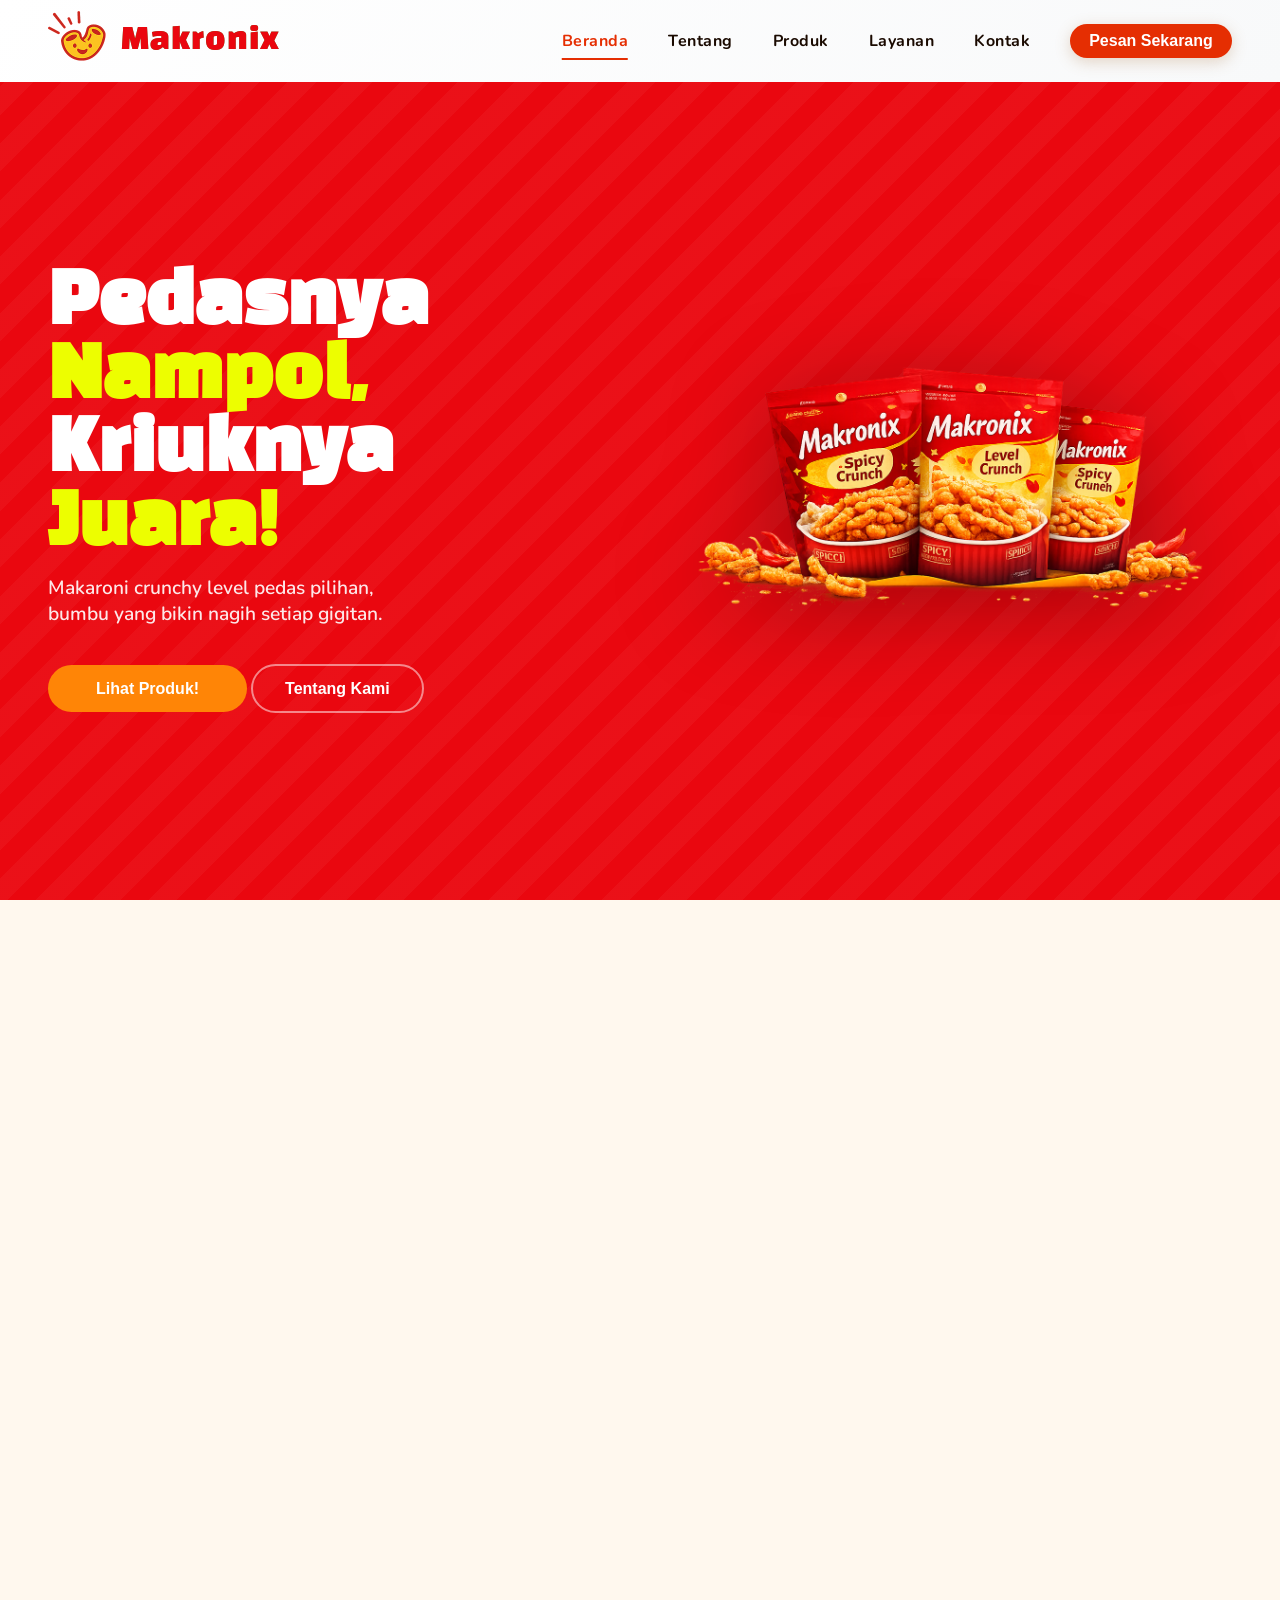
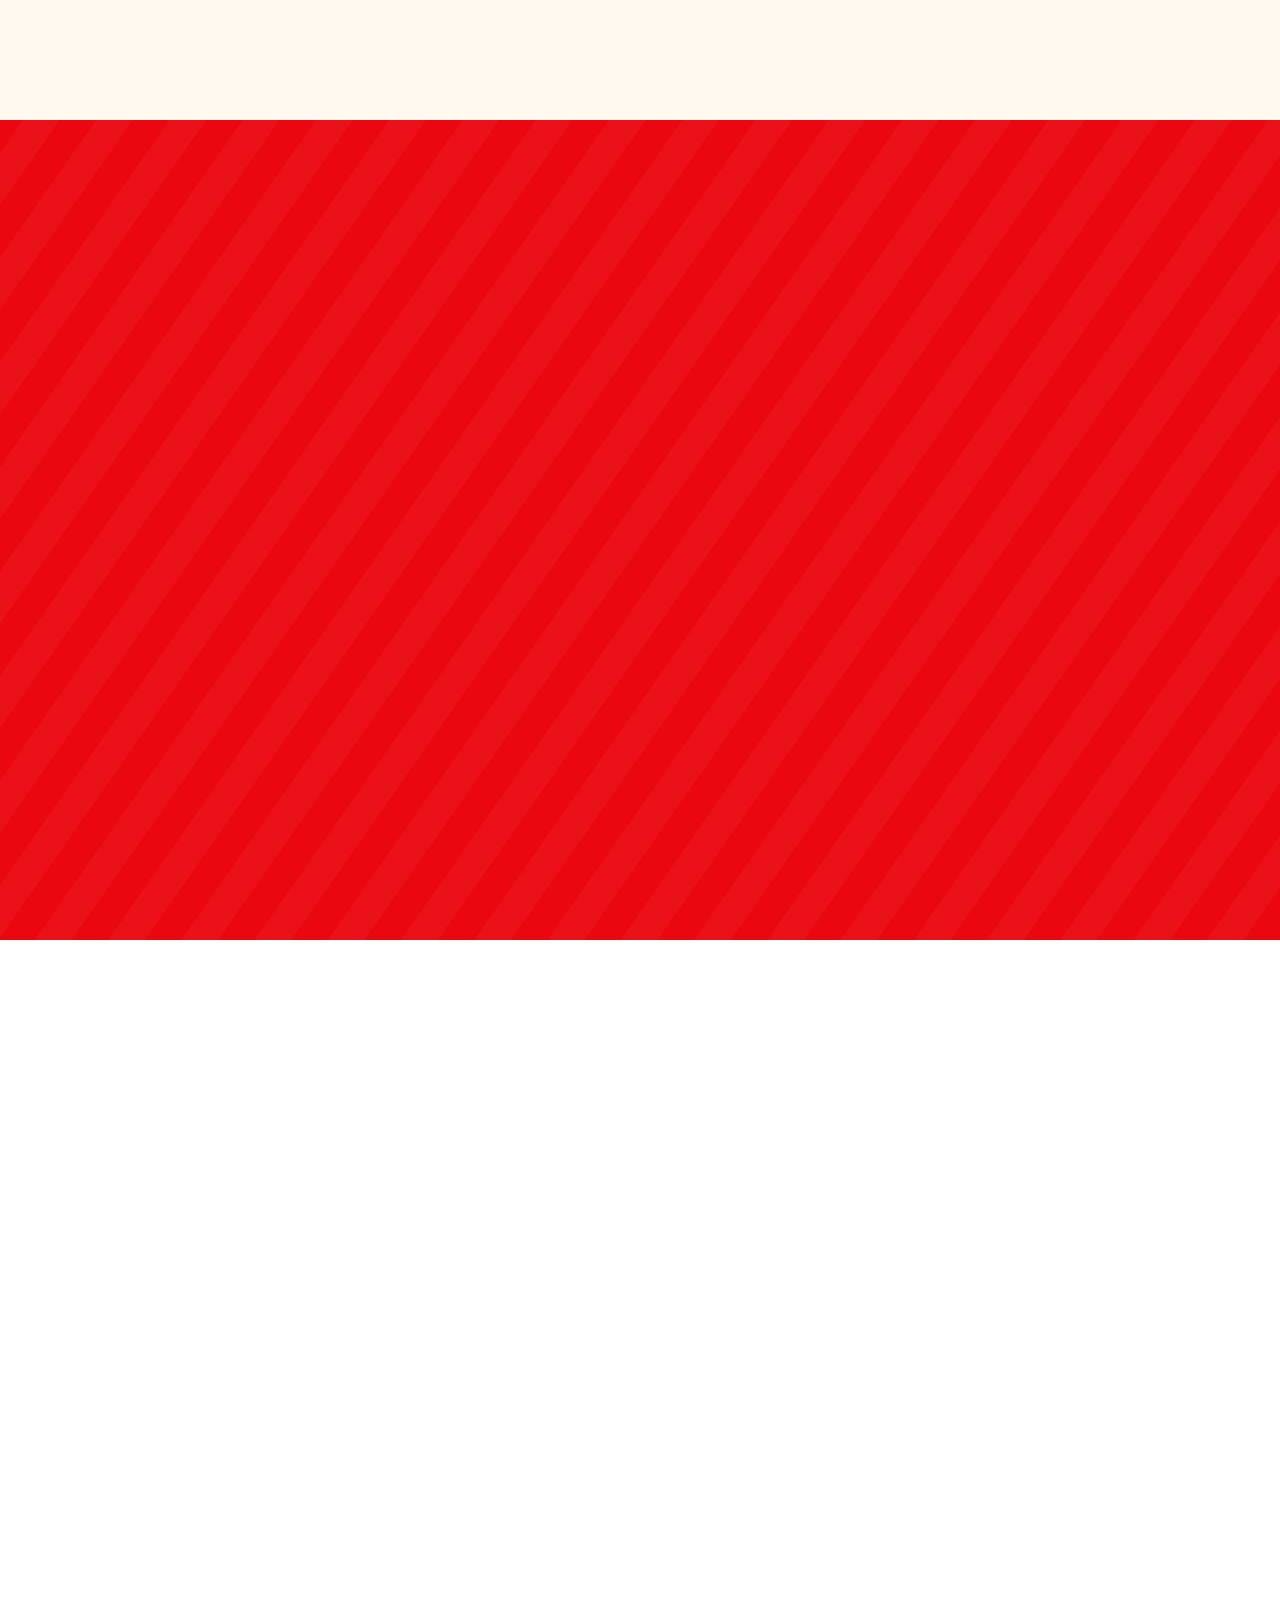
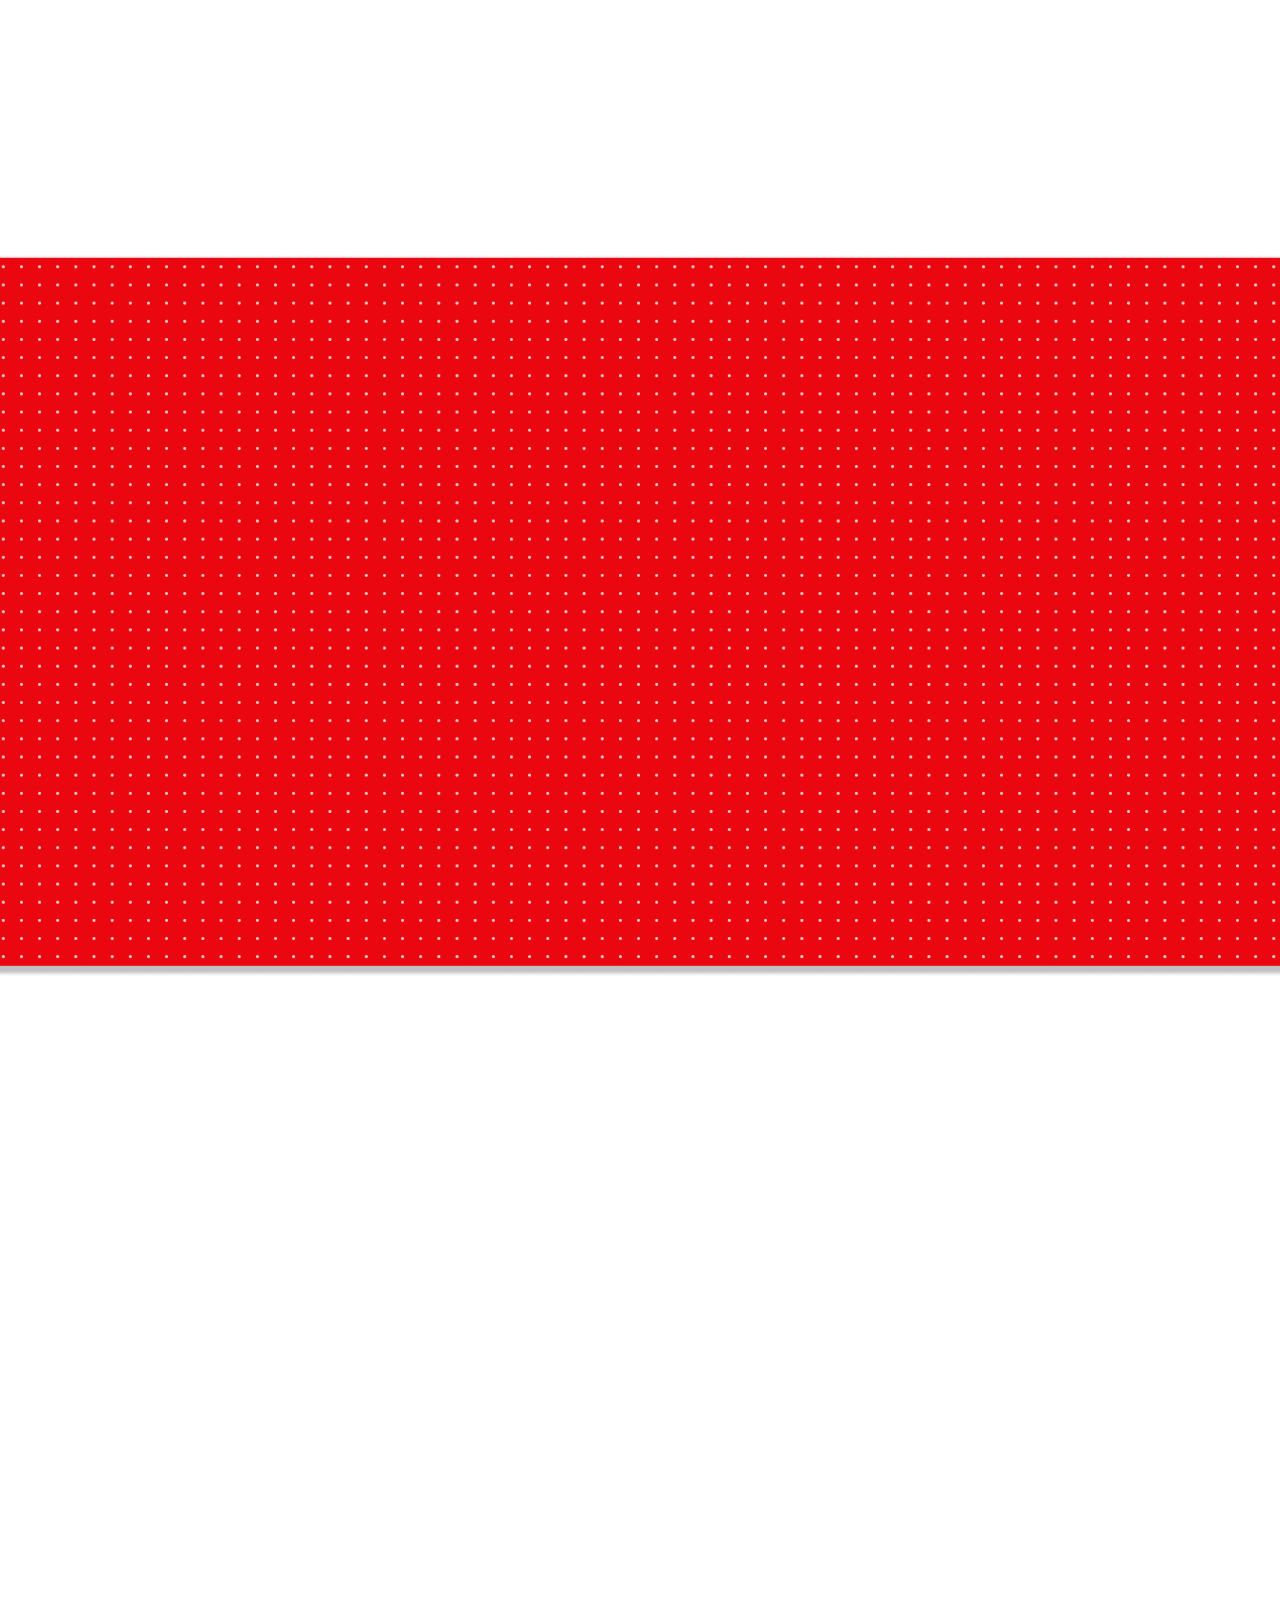
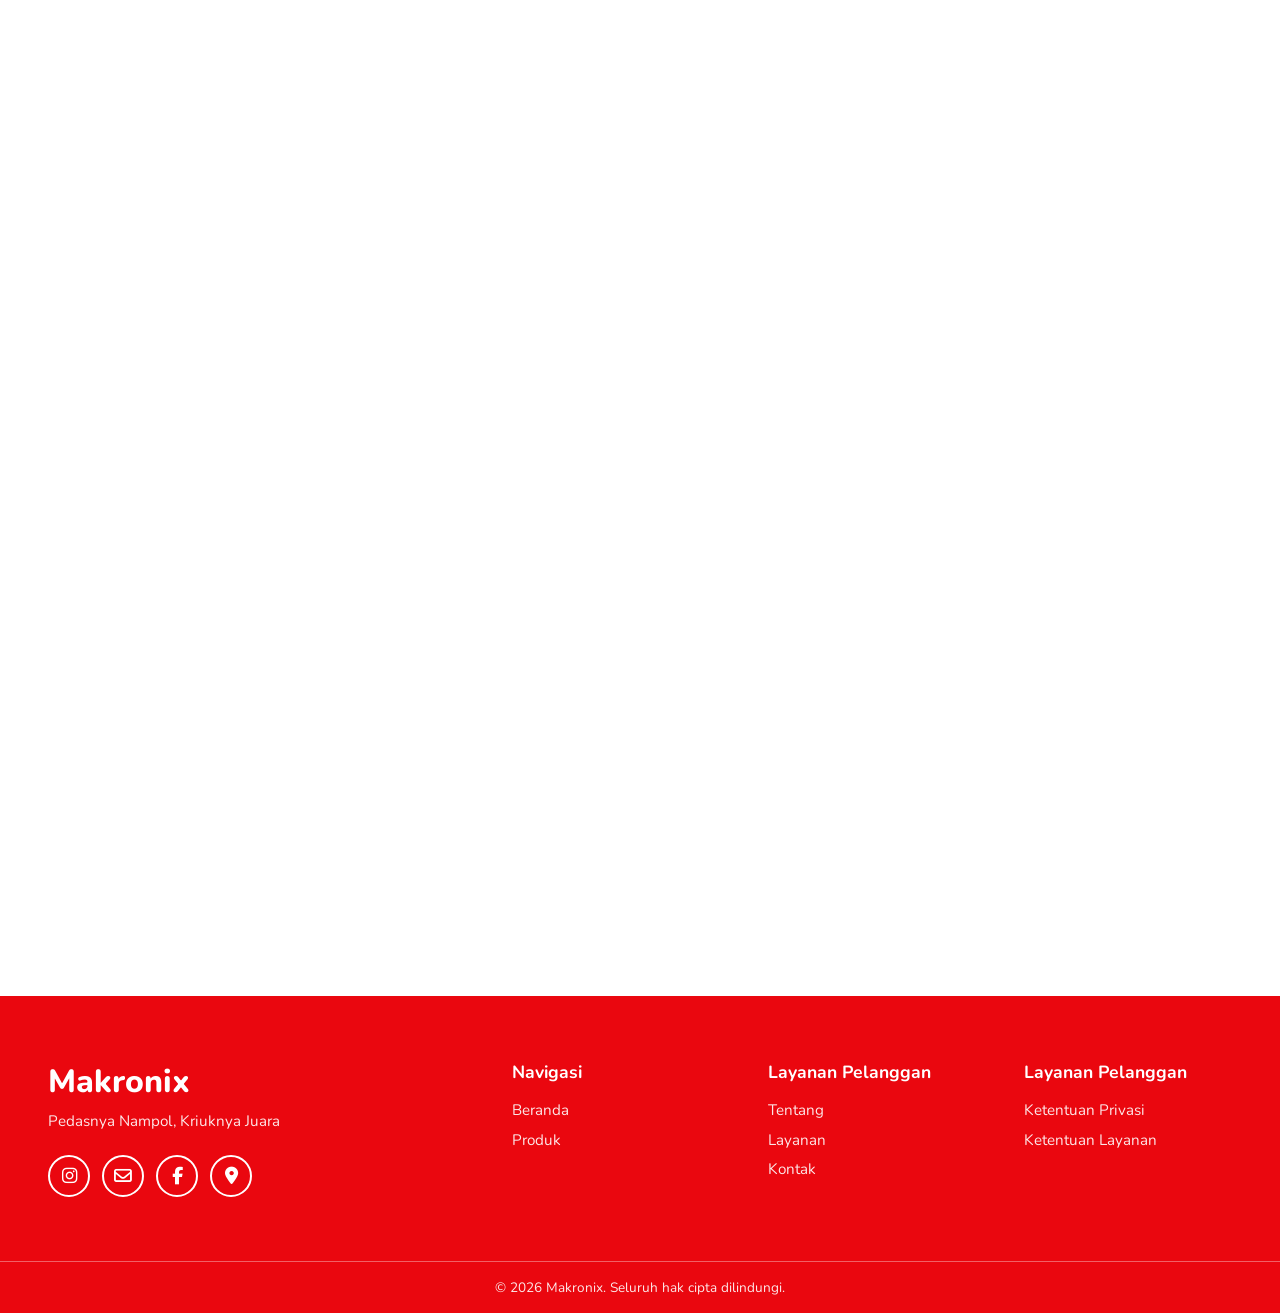
<file: index.html>
<!DOCTYPE html>
<html lang="en">

<head>
    <meta charset="UTF-8">
    <meta name="viewport" content="width=device-width, initial-scale=1.0">
    <meta name="google-site-verification" content="QfYKj3VgW24uFbtt67JsVk6kwWf_jZqsPcMbqApes1o" />
    <title>Makronix</title>
</head>
<link rel="stylesheet" href="style.css">
<link rel="icon" type="image/png" href="/favicon-96x96.png" sizes="96x96" />
<link rel="icon" type="image/svg+xml" href="/favicon.svg" />
<link rel="shortcut icon" href="/favicon.ico" />
<link rel="apple-touch-icon" sizes="180x180" href="/apple-touch-icon.png" />
<link rel="manifest" href="/site.webmanifest" />
<link href="https://unpkg.com/aos@2.3.1/dist/aos.css" rel="stylesheet">
<link rel="stylesheet" href="https://cdnjs.cloudflare.com/ajax/libs/font-awesome/6.5.1/css/all.min.css">
<link href="https://fonts.googleapis.com/css2?family=Poppins:wght@400;600;700&display=swap" rel="stylesheet">
<link rel="preconnect" href="https://fonts.googleapis.com" />
<link rel="preconnect" href="https://fonts.gstatic.com" crossorigin />
<link href="https://fonts.googleapis.com/css2?family=Black+Han+Sans&family=Nunito:wght@400;600;700;800;900&display=swap"
    rel="stylesheet" />
<script src="https://unpkg.com/aos@2.3.1/dist/aos.js"></script>

<body>
    <nav class="navbar">
        <div class="nav-container">
            <div class="nav-brand">
                <img src="assets/logo.png">
                <a href="#home" class="nav-logo">Makronix</a>
            </div>
            <div class="hamburger" id="hamburger">
                <span></span>
                <span></span>
                <span></span>
            </div>
            <ul class="nav-menu" id="navMenu">
                <li><a href="#beranda" class="nav-link active">Beranda</a></li>
                <li><a href="#tentang" class="nav-link">Tentang</a></li>
                <li><a href="#produk" class="nav-link">Produk</a></li>
                <li><a href="#layanan" class="nav-link">Layanan</a></li>
                <li><a href="#kontak" class="nav-link">Kontak</a></li>
                <button class="nav-button" onclick="window.location.href='menu/'">Pesan Sekarang</button>
            </ul>
        </div>
    </nav>

    <section id="beranda" class="hero">
        <div class="hero-stripe"></div>
        <div class="hero-content">
            <div class="hero-text" data-aos="fade-right" data-aos-delay="300">
                <h1>Pedasnya <em>Nampol,</em><br>Kriuknya <em>Juara!</em></h1>
                <p>Makaroni crunchy level pedas pilihan,<br>bumbu yang bikin nagih setiap gigitan.</p>
                <div class="hero-btn-group">
                    <button class="hero-btn"
                        onclick="document.getElementById('produk').scrollIntoView({behavior:'smooth'})"
                        >Lihat Produk!</button>
                    <button class="btn-ghost"
                        onclick="document.getElementById('tentang').scrollIntoView({behavior:'smooth'})">Tentang
                        Kami</button>
                </div>
            </div>
            <div class="hero-produk" data-aos="fade-left" data-aos-delay="500">
                <img src="assets/hero-produk.png" alt="hero-produk" data-aos="zoom-in">
            </div>
        </div>
    </section>

    <section id="tentang" class="tentang">
        <div class="tentang-container">
            <div class="tentang-produk">
                <img src="assets/tentang-produk-1.png" alt="tentang-produk-1" data-aos="fade-up">
                <img src="assets/tentang-produk-2.png" alt="tentang-produk-2" data-aos="fade-down" data-aos-delay="150">
                <img src="assets/tentang-produk-3.png" alt="tentang-produk-3" data-aos="fade-left" data-aos-delay="200">
            </div>

            <div class="tentang-text">
                <span class="tentang-badge" data-aos="fade-left">TENTANG MAKRONIX</span>
                <h1 data-aos="fade-left" data-aos-delay="100">
                    Kenalan Sama <br>
                    <em>Makronix!</em>
                </h1>
                <p data-aos="fade-left" data-aos-delay="200">
                    Makaronix adalah camilan <strong>crunchy</strong> yang dibuat untuk pecinta rasa pedas dan gurih.
                    Kami menghadirkan makaroni renyah dengan pilihan level pedas, varian rasa klasik, serta kemasan
                    yang fleksibel untuk dinikmati kapan saja.
                </p>
                <p data-aos="fade-left" data-aos-delay="280">
                    Dengan bahan pilihan dan proses yang higienis, Makaronix siap menjadi teman ngemil favoritmu
                    di setiap suasana — dari nugas, nonton, sampai nongkrong!
                </p>
            </div>
        </div>
    </section>

    <section id="produk" class="produk">
        <span class="produk-badge" data-aos="fade-left">MENU KAMI</span>
        <BR></BR>
        <h2 class="produk-title" data-aos="fade-down">
            Varian Favorit Makronix
        </h2>

        <div class="produk-wrapper" data-aos="zoom-out">

            <!-- tombol kiri -->
            <button class="produk-nav left" onclick="slideProduk(-1)">&#10094;</button>

            <!-- container slider -->
            <div class="produk-slider">
                <div class="produk-track">

                    <!-- Produk 1 -->
                    <div class="produk-card" data-aos="zoom-in" data-aos-delay="150">
                        <img src="assets/produk-1.png" alt="">
                        <h3>Makronix Spicy Crunch</h3>
                        <p class="harga">Rp. 25.000</p>
                        <button class="order-btn" onclick="window.location.href='menu/'">Order Now
                            ›</button>
                    </div>

                    <!-- Produk 2 -->
                    <div class="produk-card" data-aos="zoom-in" data-aos-delay="200">
                        <img src="assets/produk-2.png" alt="">
                        <h3>Makronix Classic Crunch</h3>
                        <p class="harga">Rp. 15.000</p>
                        <button class="order-btn" onclick="window.location.href='menu/'">Order Now
                            ›</button>
                    </div>

                    <!-- Produk 3 -->
                    <div class="produk-card" data-aos="zoom-in" data-aos-delay="250">
                        <img src="assets/produk-3.png" alt="">
                        <h3>Makronix Varian Crunch</h3>
                        <p class="harga">Rp. 10.000</p>
                        <button class="order-btn" onclick="window.location.href='menu/'">Order Now
                            ›</button>
                    </div>

                    <div class="produk-card" data-aos="zoom-in" data-aos-delay="250">
                        <img src="assets/menu/Makronix-Spicy-Melt.png" alt="">
                        <h3>Makronix Spicy Melt</h3>
                        <p class="harga">Rp. 25.000</p>
                        <button class="order-btn" onclick="window.location.href='menu/'">Order Now
                            ›</button>
                    </div>

                    <div class="produk-card" data-aos="zoom-in" data-aos-delay="250">
                        <img src="assets/menu/Makronix-Ori-Classic.png" alt="">
                        <h3>Makronix Ori Classic</h3>
                        <p class="harga">Rp. 15.000</p>
                        <button class="order-btn" onclick="window.location.href='menu/'">Order Now
                            ›</button>
                    </div>

                    <div class="produk-card" data-aos="zoom-in" data-aos-delay="250">
                        <img src="assets/menu/Makronix-CLassic-Cheese.png" alt="">
                        <h3>Makronix Classic Cheese</h3>
                        <p class="harga">Rp. 15.000</p>
                        <button class="order-btn" onclick="window.location.href='menu/'">Order Now
                            ›</button>
                    </div>

                    <div class="produk-card empty" data-aos="zoom-in" data-aos-delay="400">
                        <span>Segera</span>
                    </div>

                </div>
            </div>

            <!-- tombol kanan -->
            <button class="produk-nav right" onclick="slideProduk(1)">&#10095;</button>

        </div>
    </section>

    <section id="layanan" class="layanan">
        <span class="layanan-badge" data-aos="fade-left">LAYANAN</span>
        <BR></BR>
        <h2 class="layanan-title" data-aos="fade-down">Kenapa Pilih Makronix?</h2>
        <p class="layanan-subtitle" data-aos="fade-down">
            Pemesanan Mudah • Pengemasan Aman • Pengiriman Cepat
        </p>

        <div class="layanan-box" data-aos="zoom-in">
            <div class="layanan-item" data-info="Pesanan dikirim dengan cepat & aman" data-aos="zoom-out"
                data-aos-delay="150">
                <div class="layanan-icon">
                    <img src="assets/layanan-1.png" alt="">
                </div>
                <p>Pengiriman cepat<br>& terpercaya</p>
            </div>

            <div class="layanan-item" data-info="Dikemas rapi supaya tetap renyah sampai tujuan" data-aos="zoom-out"
                data-aos-delay="200">
                <div class="layanan-icon">
                    <img src="assets/layanan-2.png" alt="">
                </div>
                <p>Pengemasan rapi<br>dan aman</p>
            </div>

            <div class="layanan-item" data-info="Tim kami siap membantu kamu kapan saja" data-aos="zoom-out"
                data-aos-delay="250">
                <div class="layanan-icon">
                    <img src="assets/layanan-3.png" alt="">
                </div>
                <p>Layanan pelanggan<br>responsif</p>
            </div>

            <div class="layanan-item" data-info="Proses pemesanan simpel dan anti ribet" data-aos="zoom-out"
                data-aos-delay="300">
                <div class="layanan-icon">
                    <img src="assets/layanan-4.png" alt="">
                </div>
                <p>Pemesanan mudah<br>& praktis</p>
            </div>
        </div>
    </section>

    <section class="promo-head" data-aos="fade-down">
        <span class="promo-badge" data-aos="fade-left">PROMO SPESIAL</span>
        <BR></BR>
        <h2>Pesan Antar Makronix</h2>
        <p>Pedasnya Bikin Nagih, Pesannya Semakin Gampang</p>
    </section>


    <section id="promo" class="promo-new">
        <div class="promo-new-container">

            <!-- KIRI -->
            <div class="promo-new-image" data-aos="fade-right">
                <img src="assets/promo-ele.png" alt="Promo Makronix">
            </div>

            <!-- KANAN -->
            <div class="promo-new-text" data-aos="fade-left">
                <h1>
                    Nikmati <span class="highlight">Diskon 10%</span><br>
                    Untuk Semua<br>
                    Pesanan!
                </h1>

                <p class="promo-desc">
                    Berlaku Untuk Semua Pemesanan Online!
                </p>

                <button class="promo-btn" data-aos="fade-down" data-aos-delay="200" onclick="window.location.href='menu/'">
                    Pesan Sekarang!
                </button>
            </div>

        </div>
    </section>

    <section id="team" class="team">
        <span class="team-badge" data-aos="fade-left">TIM KAMI</span>
        <BR></BR>
        <h2 class="team-title" data-aos="fade-down">Di Balik Makronix</h2>
        <BR></BR>
        <div class="team-container">
            <div class="team-card" data-aos="zoom-in" data-aos-delay="150">
                <div class="team-img">
                    <img src="assets/a1.png" alt="Vauzi Tri Utomo">
                </div>
                <h4>Vauzi Tri Utomo</h4>
                <p>Programmer</p>
            </div>

            <div class="team-card" data-aos="zoom-out" data-aos-delay="200">
                <div class="team-img">
                    <img src="assets/a2.png" alt="Adena Maiza Prasetyo">
                </div>
                <h4>Adena Maiza Prasetyo</h4>
                <p>Desainer</p>
            </div>

            <div class="team-card" data-aos="zoom-in" data-aos-delay="250">
                <div class="team-img">
                    <img src="assets/a3.png" alt="Farah Naila Sakhi">
                </div>
                <h4>Farah Naila Sakhi</h4>
                <p>Desainer</p>
            </div>

            <div class="team-card" data-aos="zoom-out" data-aos-delay="300">
                <div class="team-img">
                    <img src="assets/a4.png" alt="Faisal Billijuan Oliver">
                </div>
                <h4>Faisal Billijuan Oliver</h4>
                <p>Programmer</p>
            </div>
        </div>
    </section>

    <section id="testimoni" class="testimoni">
        <span class="team-badge" data-aos="fade-left">TESTIMONI</span>
        <BR></BR>
        <h2 class="testimoni-title" data-aos="fade-down">Kata Mereka
            Tentang Makronix</h2>
        <BR></BR>
        <div class="testimoni-container" data-aos="zoom-in" data-aos-delay="200">

            <!-- Testimoni 1 -->
            <div class="testimoni-card">
                <div class="stars">★★★★★</div>

                <p class="testimoni-text">
                    “Pedasnya pas banget! Gurihnya kerasa, tapi nggak bikin enek.
                    Aku sampai pesan dua kali karena keluarga juga suka banget!”
                </p>

                <div class="testimoni-user">
                    <img src="assets/test1.png" alt="Nuca">
                    <div>
                        <h4>Nuca</h4>
                        <span>Penyanyi</span>
                    </div>
                </div>
            </div>

            <!-- Testimoni 2 -->
            <div class="testimoni-card">
                <div class="stars">★★★★★</div>

                <p class="testimoni-text">
                    “Awalnya cuma iseng nyoba karena lihat promo 10%, tapi ternyata
                    enak banget. Teksturnya renyah dan bumbunya nempel semua.
                    Recommended!”
                </p>

                <div class="testimoni-user">
                    <img src="assets/test2.png" alt="Nagita Slavina">
                    <div>
                        <h4>Nagita Slavina</h4>
                        <span>Aktris</span>
                    </div>
                </div>
            </div>

            <!-- Testimoni 3 -->
            <div class="testimoni-card">
                <div class="stars">★★★★★</div>

                <p class="testimoni-text">
                    “Makronix tuh bikin nagih! Cocok banget buat teman nugas atau
                    nongkrong. Pengirimannya juga cepat, kemasannya rapi.”
                </p>

                <div class="testimoni-user">
                    <img src="assets/test3.png" alt="Fadil Jaidi">
                    <div>
                        <h4>Fadil Jaidi</h4>
                        <span>Influencer</span>
                    </div>
                </div>
            </div>

        </div>

        <!-- CTA -->
        <div class="testimoni-cta" data-aos="fade-up" data-aos-delay="250">
            <a href="https://www.instagram.com/" target="_blank">
                Lihat Testimoni Lainnya
            </a>
        </div>
    </section>


    <footer class="footer">
        <div class="footer-container">

            <!-- Brand -->
            <div class="footer-brand">
                <h2>Makronix</h2>
                <p>Pedasnya Nampol, Kriuknya Juara</p>

                <div class="footer-social">
                    <a href="#"><i class="fa-brands fa-instagram"></i></a>
                    <a href="#"><i class="fa-regular fa-envelope"></i></a>
                    <a href="#"><i class="fa-brands fa-facebook-f"></i></a>
                    <a href="#"><i class="fa-solid fa-location-dot"></i></a>
                </div>
            </div>

            <!-- Navigasi -->
            <div class="footer-links">
                <h4>Navigasi</h4>
                <a href="#beranda">Beranda</a>
                <a href="#produk">Produk</a>
            </div>

            <!-- Layanan -->
            <div class="footer-links">
                <h4>Layanan Pelanggan</h4>
                <a href="#tentang">Tentang</a>
                <a href="#layanan">Layanan</a>
                <a href="#kontak">Kontak</a>
            </div>

            <!-- Legal -->
            <div class="footer-links">
                <h4>Layanan Pelanggan</h4>
                <a href="#">Ketentuan Privasi</a>
                <a href="#">Ketentuan Layanan</a>
            </div>

        </div>

        <div class="footer-bottom">
            © 2026 Makronix. Seluruh hak cipta dilindungi.
        </div>
    </footer>



    <script src="script.js"></script>
</body>

</html>
</file>
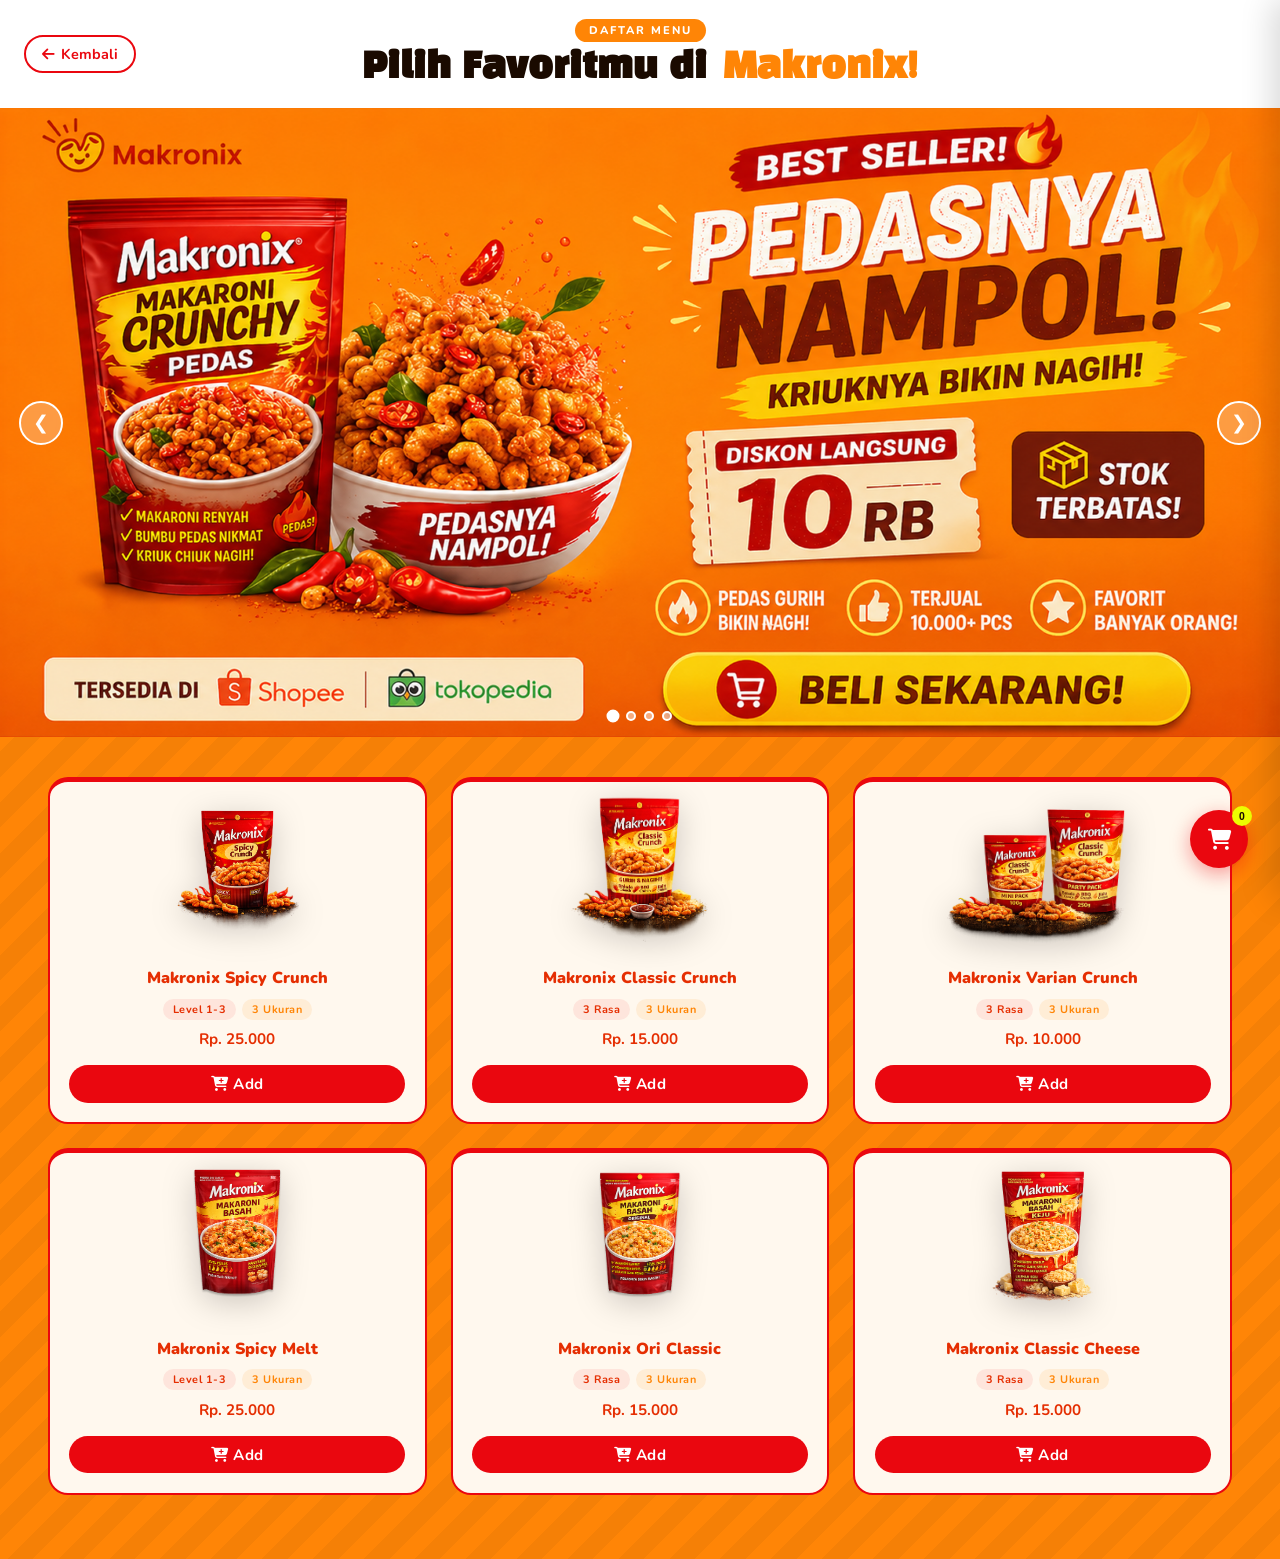
<file: menu/index.html>
<!DOCTYPE html>
<html lang="en">

<head>
    <meta charset="UTF-8">
    <meta name="viewport" content="width=device-width, initial-scale=1.0">
    <title>Menu - Makronix</title>
    <link rel="icon" type="image/png" href="/favicon-96x96.png" sizes="96x96" />
    <link rel="icon" type="image/svg+xml" href="/favicon.svg" />
    <link rel="shortcut icon" href="/favicon.ico" />
    <link rel="apple-touch-icon" sizes="180x180" href="/apple-touch-icon.png" />
    <link rel="manifest" href="/site.webmanifest" />
    <link rel="stylesheet" href="style.css">
    <link rel="stylesheet" href="https://cdnjs.cloudflare.com/ajax/libs/font-awesome/6.5.1/css/all.min.css">
    <link rel="preconnect" href="https://fonts.googleapis.com" />
    <link rel="preconnect" href="https://fonts.gstatic.com" crossorigin />
    <link
        href="https://fonts.googleapis.com/css2?family=Black+Han+Sans&family=Nunito:wght@400;600;700;800;900&display=swap"
        rel="stylesheet" />
</head>

<body>
    <section class="header">
        <a href="../"><i class="fa-solid fa-arrow-left"></i><span class="btn-label"> Kembali</span></a>
        <div class="header-title">
            <span class="header-badge">DAFTAR MENU</span>
            <h1>Pilih Favoritmu di<em>Makronix!</em></h1>
        </div>
    </section>

    <section class="banner">
        <div class="banner-track">
            <div class="banner-slide"><img src="/assets/banner/banner1.png" alt="Banner 1"></div>
            <div class="banner-slide"><img src="/assets/banner/banner2.png" alt="Banner 2"></div>
            <div class="banner-slide"><img src="/assets/banner/banner3.png" alt="Banner 3"></div>
            <div class="banner-slide"><img src="/assets/banner/banner4.png" alt="Banner 4"></div>
        </div>

        <button class="banner-btn banner-prev">&#10094;</button>
        <button class="banner-btn banner-next">&#10095;</button>

        <div class="banner-dots">
            <span class="dot active"></span>
            <span class="dot"></span>
            <span class="dot"></span>
            <span class="dot"></span>
        </div>
    </section>

    <section class="menu-list">
        <div class="menu-card">
            <img src="/assets/menu/Makronix-Spicy-Crunch.png" alt="Makronix Spicy Crunch">
            <h2>Makronix Spicy Crunch</h2>
            <div class="card-badges">
                <span class="card-variant-hint">Level 1-3</span>
                <span class="card-size-hint">3 Ukuran</span>
            </div>
            <h2>Rp. 25.000</h2>
            <button class="add-btn"><i class="fa-solid fa-cart-plus"></i> Add</button>
        </div>
        <div class="menu-card">
            <img src="/assets/menu/Makronix-Classic-Crunch.png" alt="Makronix Classic Crunch">
            <h2>Makronix Classic Crunch</h2>
            <div class="card-badges">
                <span class="card-variant-hint">3 Rasa</span>
                <span class="card-size-hint">3 Ukuran</span>
            </div>
            <h2>Rp. 15.000</h2>
            <button class="add-btn"><i class="fa-solid fa-cart-plus"></i> Add</button>
        </div>
        <div class="menu-card">
            <img src="/assets/menu/Makronix-Varian-Crunch.png" alt="Makronix Varian Crunch">
            <h2>Makronix Varian Crunch</h2>
            <div class="card-badges">
                <span class="card-variant-hint">3 Rasa</span>
                <span class="card-size-hint">3 Ukuran</span>
            </div>
            <h2>Rp. 10.000</h2>
            <button class="add-btn"><i class="fa-solid fa-cart-plus"></i> Add</button>
        </div>
        <div class="menu-card">
            <img src="/assets/menu/Makronix-Spicy-Melt.png" alt="Makronix Spicy Melt">
            <h2>Makronix Spicy Melt</h2>
            <div class="card-badges">
                <span class="card-variant-hint">Level 1-3</span>
                <span class="card-size-hint">3 Ukuran</span>
            </div>
            <h2>Rp. 25.000</h2>
            <button class="add-btn"><i class="fa-solid fa-cart-plus"></i> Add</button>
        </div>
        <div class="menu-card">
            <img src="/assets/menu/Makronix-Ori-Classic.png" alt="Makronix Ori Classic">
            <h2>Makronix Ori Classic</h2>
            <div class="card-badges">
                <span class="card-variant-hint">3 Rasa</span>
                <span class="card-size-hint">3 Ukuran</span>
            </div>
            <h2>Rp. 15.000</h2>
            <button class="add-btn"><i class="fa-solid fa-cart-plus"></i> Add</button>
        </div>
        <div class="menu-card">
            <img src="/assets/menu/Makronix-CLassic-Cheese.png" alt="Makronix Classic Cheese">
            <h2>Makronix Classic Cheese</h2>
            <div class="card-badges">
                <span class="card-variant-hint">3 Rasa</span>
                <span class="card-size-hint">3 Ukuran</span>
            </div>
            <h2>Rp. 15.000</h2>
            <button class="add-btn"><i class="fa-solid fa-cart-plus"></i> Add</button>
        </div>
    </section>
    <!-- Floating Cart Button -->
    <button class="cart-fab" id="cartFab">
        <i class="fa-solid fa-cart-shopping"></i>
        <span class="cart-badge" id="cartBadge">0</span>
    </button>

    <!-- Cart Drawer -->
    <div class="cart-overlay" id="cartOverlay"></div>
    <div class="cart-drawer" id="cartDrawer">
        <div class="cart-drawer-header">
            <h2>Keranjang</h2>
            <button class="cart-close" id="cartClose"><i class="fa-solid fa-xmark"></i></button>
        </div>

        <div class="cart-items" id="cartItems">

        </div>

        <div class="cart-footer" id="cartFooter">
            <div class="cart-total">
                <span>Total</span>
                <strong id="cartTotal">Rp. 0</strong>
            </div>
            <div class="cart-wa-wrap">
                <label>Pesan WA:</label>
                <textarea id="waMessage" rows="5"></textarea>
            </div>
            <button class="cart-send-btn" id="cartSend">
                <i class="fa-brands fa-whatsapp"></i> Kirim ke WhatsApp
            </button>
        </div>
    </div>
    <script src="/menu/script.js"></script>
    <script src="/menu/cart.js"></script>
</body>

</html>
</file>
<file: style.css>
* {
    margin: 0;
    padding: 0;
    box-sizing: border-box;
    scroll-behavior: smooth;
}

:root {
    --max-w: 1400px;
    --px: clamp(1.5rem, 4vw, 3rem);

    /* ===== COLOR PALETTE ===== */
    --color-primary:      #EA070F;   /* merah utama */
    --color-primary-dark: #E52E02;   /* merah gelap */
    --color-secondary:    #FF8506;   /* oranye */
    --color-accent:       #EDFE00;   /* kuning terang */
    --color-text:         #1a0a00;   /* coklat tua / hitam */
    --color-bg-warm:      #FFF8EE;   /* krem / background hangat */
    --color-white:        #ffffff;   /* putih */
}

body {
    font-family: 'Nunito', sans-serif;
    padding-top: 80px;
}

.navbar {
    background: linear-gradient(135deg, var(--color-white) 0%, #f8f9fa 100%);
    padding: 1rem 0;
    position: fixed;
    top: 0;
    left: 0;
    right: 0;
    width: 100%;
    background-color: rgba(255, 255, 255, 0.98);
    z-index: 1000;
    transition: all 0.3s ease;
}

.navbar.scrolled {
    padding: 0.7rem 0;
    box-shadow: 0 6px 25px rgba(0, 0, 0, 0.12);
}

.nav-container {
    max-width: var(--max-w);
    margin: 0 auto;
    display: flex;
    justify-content: space-between;
    align-items: center;
    padding: 0 var(--px);
}

.nav-brand {
    display: flex;
    align-items: center;   
    gap: 15px;            
    font-size: 1.8rem;
    background: linear-gradient(135deg, #4CAF50 0%, #45a049 100%);
    -webkit-background-clip: text;
    background-clip: text;
    letter-spacing: 1px;
    position: relative;
    z-index: 1001;
}

.nav-brand img {
    height: 50px;
    transform: translateY(-5px);
}

.nav-brand a {
    font-family: 'Black Han Sans', sans-serif;
}

.nav-logo {
    text-decoration: none;
    color: var(--color-primary);
}

.nav-brand strong {
    position: relative;
    display: inline-block;
    transition: transform 0.3s ease;
}

.nav-brand:hover strong {
    transform: scale(1.05);
}

.nav-menu {
    display: flex;
    list-style: none;
    gap: 2.5rem;
    align-items: center;
}

.nav-menu li {
    position: relative;
}

.nav-menu a {
    color: var(--color-text);
    text-decoration: none;
    font-size: 1rem;
    font-weight: 700;
    transition: all 0.3s ease;
    position: relative;
    display: block;
    letter-spacing: 0.5px;
    padding: 0.5rem 0;
}

.nav-menu a::before {
    content: '';
    position: absolute;
    width: 0;
    height: 2px;
    bottom: 0;
    left: 50%;
    background: var(--color-primary-dark);
    transition: all 0.3s ease;
    transform: translateX(-50%);
}

.nav-menu a:hover {
    color: var(--color-primary-dark);
}

.nav-menu a:hover::before {
    width: 100%;
}

.nav-menu a.active {
    color: var(--color-primary-dark);
}

.nav-menu a.active::before {
    width: 100%;
}

.nav-button {
    padding: 0.5rem 1.2rem;
    background: var(--color-primary-dark);
    color: var(--color-white);
    border: none;
    border-radius: 25px;
    cursor: pointer;
    font-size: 1rem;
    font-weight: 600;
    transition: all 0.3s ease;
    box-shadow: 0 4px 15px rgba(175, 125, 76, 0.3);
}

.nav-button:hover {
    background: var(--color-primary-dark);
    box-shadow: 0 6px 20px rgba(175, 125, 76, 0.4);
    transform: scale(0.9);
}

/* Hamburger Menu */
.hamburger {
    display: none;
    flex-direction: column;
    cursor: pointer;
    z-index: 1001;
    padding: 0.5rem;
}

.hamburger span {
    width: 28px;
    height: 3px;
    background: var(--color-primary-dark);
    margin: 3px 0;
    border-radius: 3px;
    transition: all 0.3s ease;
}

.hamburger.active span:nth-child(1) {
    transform: rotate(45deg) translate(8px, 8px);
}

.hamburger.active span:nth-child(2) {
    opacity: 0;
}

.hamburger.active span:nth-child(3) {
    transform: rotate(-45deg) translate(8px, -8px);
}

html, body {
    overflow-x: hidden;
}

.hero {
    min-height: calc(100vh - 80px);
    background-color: var(--color-primary);
    color: var(--color-white);
    display: flex;
    align-items: center;
    overflow: hidden;
}

.hero-stripe {
      position: absolute; inset: 0;
      background: repeating-linear-gradient(
        -45deg,
        transparent 0, transparent 20px,
        rgba(255,255,255,.04) 20px, rgba(255,255,255,.04) 40px
      );
      pointer-events: none;
    }

.hero-content {
    width: 100%;
    max-width: var(--max-w);
    margin: 0 auto;
    padding: 0 var(--px);
    display: flex;
    align-items: center;
    justify-content: space-between;
    gap: clamp(1.5rem, 4vw, 4rem);
}

.hero-text {
    flex: 1;
    display: flex;
    flex-direction: column;
    gap: 0.4rem;
}

.hero-text h1 {
    font-size: clamp(2.6rem, 5.5vw, 5rem);
    line-height: 1.05;
    font-weight: 800;
    font-family: 'Black Han Sans', sans-serif;
}

.hero-text h1 em {
      font-style: normal; color: var(--color-accent);
}

.hero-text h3 {
    font-size: clamp(0.95rem, 1.5vw, 1.2rem);
    font-weight: 400;
    opacity: 0.95;
}

.hero-text p {
    margin: 0.4rem 0 1rem;
    font-size: clamp(1rem, 1.6vw, 1.2rem);
    font-weight: 600; opacity: .9;
}

.hero-btn {
    margin-top: 1rem;
    width: fit-content;

    padding: 0.9rem 3rem;
    border-radius: 999px;
    border: none;

    background-color: var(--color-secondary);
    color: var(--color-white);
    font-size: 1rem;
    font-weight: bold; font-size: 1rem;
    cursor: pointer;

    transition: transform 0.25s ease, box-shadow 0.25s ease !important;
}

.hero-btn:hover {
    transform: scale(0.9);
    box-shadow: 0 8px 20px rgba(0,0,0,0.25);
}

.btn-ghost {
      padding: .85rem 2rem; border-radius: 999px;
      background: transparent; color: var(--color-white);
      font-weight: bold; font-size: 1rem;
      border: 2px solid rgba(255,255,255,.5);
      transition: background .2s, border-color .2s, transform .2s;
    }
.btn-ghost:hover { background: rgba(255,255,255,.12); border-color: var(--color-white); transform: scale(0.9); }

@keyframes float-sway {
    0% {
        transform: translateY(0) rotate(0deg);
    }
    50% {
        transform: translateY(-14px) rotate(0.6deg);
    }
    100% {
        transform: translateY(0) rotate(0deg);
    }
}


.hero-produk {
    flex: 1;
    display: flex;
    justify-content: center;
    align-items: center;
}

.hero-produk img {
    width: 100%;
    max-width: clamp(320px, 40vw, 600px);
    height: auto;
    object-fit: contain;
    filter: drop-shadow(0 15px 50px rgba(0,0,0,0.3));
    animation: float-sway 4s ease-in-out infinite;
}

.hero-produk img:hover {
    animation-play-state: paused;
}

.tentang {
    min-height: calc(100vh - 80px);
    display: flex;
    align-items: center;
    background: var(--color-bg-warm);
    color: #333;
    padding: 5rem 0;
}

.tentang-container {
    width: 100%;
    max-width: var(--max-w);
    margin: 0 auto;
    padding: 0 var(--px);
    display: flex;
    align-items: center;
    gap: 5rem;
}

.tentang-produk {
    flex: 1;
    display: grid;
    grid-template-columns: repeat(2, 1fr);
    gap: 1rem;
}

.tentang-produk img {
    width: 100%;
    height: 100%;
    object-fit: cover;
    border-radius: 16px;
    filter: drop-shadow(0 8px 16px rgba(0,0,0,0.2));
}

.tentang-produk img:hover { 
    transform: scale(1.04) rotate(-.8deg)!important;
}

.tentang-produk img:first-child {
    grid-row: span 2;
}

.tentang-text {
    flex: 1;
    max-width: 540px;
    display: flex;
    flex-direction: column;
    gap: 1rem;
}

.tentang-badge {
    display: inline-block;
    width: fit-content;
    background: var(--color-secondary);
    color: var(--color-white);
    font-size: 0.75rem;
    font-weight: 700;
    letter-spacing: 2px;
    padding: 0.4rem 1.2rem;
    border-radius: 999px;
}

.tentang-text h1 {
    font-size: clamp(2rem, 3.5vw, 3rem);
    font-weight: 900;
    line-height: 1.15;
    color: var(--color-text);
    margin: 0;
    font-family: 'Black Han Sans', sans-serif;
}

.tentang-text h1 em {
    font-style: normal;
    color: var(--color-secondary);
}

.tentang-text p {
    font-size: 1rem;
    line-height: 1.8;
    color: #555;
    margin: 0;
}

.produk {
    background: var(--color-white);
    text-align: center;
    padding: 6rem var(--px);
    min-height: calc(100vh - 80px);
    background-color: var(--color-primary);
    position: relative;
}

.produk::before {
      content: '';
      position: absolute; inset: 0;
      background: repeating-linear-gradient(
        -55deg, transparent 0, transparent 30px,
        rgba(255,255,255,.04) 30px, rgba(255,255,255,.04) 60px
      );
    }

.produk-title {
    font-family: 'Black Han Sans', sans-serif;
    font-size: 3rem;
    font-weight: 800;
    color: #ffff06;
    margin-bottom: 3rem;
    position: relative;
}

.produk-badge {
    display: inline-block;
    width: fit-content;
    background: #000000;
    color: var(--color-white);
    font-size: 0.75rem;
    font-weight: 700;
    letter-spacing: 2px;
    padding: 0.4rem 1.2rem;
    border-radius: 999px;
}

.produk-wrapper {
    position: relative;
    max-width: 1200px;
    margin: 0 auto;
    background: var(--color-secondary);
    border-radius: 32px;
    padding: 3rem 4rem;
    box-shadow: 0 10px 30px rgba(0,0,0,0.3);
}

.produk-slider {
    overflow: hidden;
}

.produk-track {
    display: flex;
    gap: 2rem;
    transition: transform 0.5s ease;
}

.produk-card {
    min-width: 260px;
    background: #FEFDE1;
    border-radius: 24px;
    padding: 1.5rem;
    text-align: center;
    display: flex;
    flex-direction: column;
    gap: 0.8rem;
}

.produk-card:hover {
    transform: scale(0.96) rotate(-.8deg)!important;
}

.produk-card:hover img {
    transform: translateY(-5px) rotate(5deg);
}

.produk-card img {
    width: 100%;
    max-height: 180px;
    object-fit: contain;
    filter: drop-shadow(0 10px 18px rgba(0,0,0,0.25));
    transition: all 0.3s ease;
}

.produk-card h3 {
    font-size: 1rem;
    font-weight: 700;
    color: var(--color-primary-dark);
}

.harga {
    font-weight: 700;
    color: var(--color-primary-dark);
}

.order-btn {
    margin-top: auto;
    border: none;
    padding: 0.6rem 1.2rem;
    border-radius: 999px;
    background: var(--color-primary);
    color: var(--color-white);
    font-weight: 600;
    cursor: pointer;
    transition: all 0.3s ease;
}

.order-btn:hover {
    box-shadow: 0 6px 20px rgba(0,0,0,0.3);
    transform: scale(0.95);
}

.produk-card.empty {
    justify-content: center;
    background: rgba(255,255,255,0.3);
    color: var(--color-white);
    font-weight: 700;
    font-size: 1.1rem;
}

.produk-nav {
    position: absolute;
    top: 50%;
    transform: translateY(-50%);
    width: 60px;
    height: 60px;
    border-radius: 50%;
    border: none;
    background: var(--color-secondary);
    color: #000;
    font-size: 1.8rem;
    cursor: pointer;
    border: white 10px solid;
}

.produk-nav.left {
    left: -30px;
}

.produk-nav.right {
    right: -30px;
}

.layanan {
    padding: 6rem var(--px);
    background: var(--color-white);
    text-align: center;
}

.layanan-badge {
    display: inline-block;
    width: fit-content;
    background: var(--color-primary);
    color: var(--color-white);
    font-size: 0.75rem;
    font-weight: 700;
    letter-spacing: 2px;
    padding: 0.4rem 1.2rem;
    border-radius: 999px;
}

.layanan-title {
    font-size: 3rem;
    font-weight: 800;
    color: var(--color-text);
    margin-bottom: 0.5rem;
    font-family: 'Black Han Sans', sans-serif;
}

.layanan-subtitle {
    margin-top: 1rem;
    font-size: 1rem;
    color: var(--color-primary-dark);
    font-weight: 600;
}

.layanan-box {
    margin: 3.5rem auto 0;
    max-width: 1200px;
    padding: 3rem 2rem;
    display: grid;
    grid-template-columns: repeat(4, 1fr);
    gap: 2rem;
    background: var(--color-white);
    border-radius: 16px;
    box-shadow: 0 8px 20px rgba(0,0,0,0.3);
    border: var(--color-secondary) 1px solid;
}

.layanan-item {
    display: flex;
    flex-direction: column;
    align-items: center;
    gap: 1rem;
}

.layanan-item::after {
    content: attr(data-info);
    position: absolute;
    bottom: -50px;
    background: #333;
    color: var(--color-white);
    padding: 6px 12px;
    font-size: 0.8rem;
    border-radius: 8px;
    opacity: 0;
    pointer-events: none;
    transform: translateY(10px);
    transition: 0.3s ease;
    white-space: nowrap;
}

.layanan-item {
    position: relative;
}

.layanan-item:hover::after {
    opacity: 1;
    transform: translateY(0);
}

.layanan-icon {
    width: 120px;
    height: 120px;
    border-radius: 50%;
    border: 3px solid var(--color-primary-dark);
    display: flex;
    align-items: center;
    justify-content: center;
    transition: transform 0.6s cubic-bezier(.68,-0.55,.27,1.55);
}

.layanan-icon:hover {
    transform: rotate(360deg) scale(1.1);
}

.layanan-icon img {
    width: 60%;
    height: 60%;
    object-fit: contain;
}

.layanan-item p {
    font-size: 1rem;
    font-weight: 600;
    color: var(--color-primary);
    line-height: 1.5;
}

.promo-head {
    background: var(--color-white);
    text-align: center;
    padding: 3rem 1.5rem 2.5rem;
}

.promo-head h2 {
    font-size: clamp(2rem, 4vw, 3rem);
    font-weight: 800;
    color: var(--color-primary);
    margin-bottom: 0.8rem;
    font-family: 'Black Han Sans', sans-serif;
}

.promo-head-line {
    display: flex;
    align-items: center;
    justify-content: center;
    gap: 12px;
    margin-bottom: 0.8rem;
}

.promo-head-line .line {
    width: clamp(140px, 20vw, 220px);
    height: 3px;
    background: var(--color-primary);
}

.promo-head-line .dot {
    width: 8px;
    height: 8px;
    background: var(--color-primary);
    transform: rotate(45deg);
}

.promo-head p {
    font-size: clamp(0.95rem, 1.5vw, 1.1rem);
    font-weight: 600;
    color: var(--color-primary-dark);
}

.promo-badge {
    display: inline-block;
    width: fit-content;
    background: var(--color-secondary);
    color: var(--color-white);
    font-size: 0.75rem;
    font-weight: 700;
    letter-spacing: 2px;
    padding: 0.4rem 1.2rem;
    border-radius: 999px;
}

.promo-new {
    background: url("assets/promo-bg.png") center / cover no-repeat;
    padding: 6rem 0;
    color: var(--color-white);
}

.promo-new-container {
    max-width: var(--max-w);
    margin: 0 auto;
    padding: 0 var(--px);
    display: flex;
    align-items: center;
    gap: 4rem;
}

.promo-new-image {
    flex: 1;
    display: flex;
    justify-content: center;
}

.promo-new-image img {
    width: 100%;
    max-width: 420px;
    filter: drop-shadow(0 30px 50px rgba(0,0,0,0.5));
}

.promo-new-text {
    flex: 1;
}

.promo-new-text h1 {
    font-size: clamp(2.2rem, 4vw, 3.6rem);
    font-weight: 900;
    line-height: 1.15;
    margin-bottom: 1.5rem;
    text-shadow: 0 2px 4px rgba(0,0,0,0.3);
    font-family: 'Black Han Sans', sans-serif;
}

.promo-new-text .highlight {
    color: var(--color-accent);
}

.promo-desc {
    font-size: 1.2rem;
    margin-bottom: 2rem;
    opacity: 0.95;
    text-shadow: 0 2px 4px rgba(0,0,0,0.3);
}

.promo-btn {
    padding: 0.9rem 2.5rem;
    border-radius: 999px;
    border: none;

    background: var(--color-secondary);
    color: var(--color-white);
    font-size: 1.1rem;
    font-weight: 700;
    cursor: pointer;

    box-shadow: 0 10px 30px rgba(0,0,0,0.35);
    transition: transform 0.25s ease, box-shadow 0.25s ease !important;
}

.promo-btn:hover {
    transform: scale(0.9) !important;
    box-shadow: 0 16px 40px rgba(0,0,0,0.45);
}

.team {
    padding: 6rem var(--px);
    background: var(--color-white);
    text-align: center;
}

.team-title {
    font-size: clamp(2.2rem, 4vw, 3rem);
    font-weight: 800;
    color: var(--color-text);
    margin-bottom: 0.6rem;
    font-family: 'Black Han Sans', sans-serif;
}

.team-badge {
    display: inline-block;
    width: fit-content;
    background: var(--color-secondary);
    color: var(--color-white);
    font-size: 0.75rem;
    font-weight: 700;
    letter-spacing: 2px;
    padding: 0.4rem 1.2rem;
    border-radius: 999px;
}

.team-container {
    max-width: 1200px;
    margin: 0 auto;

    display: grid;
    grid-template-columns: repeat(4, 1fr);
    gap: 2.5rem;
}

.team-card {
    text-align: center;
}

.team-img {
    overflow: hidden; 
    border-radius: 50px;
}

.team-img img {
    width: 100%;
    display: block;
    transform: scale(1);
    transition: transform 0.5s ease;
}

.team-card:hover .team-img img {
    transform: scale(1.12);
}

.team-card h4 {
    margin-top: 1rem;
    font-size: 1rem;
    font-weight: 700;
    color: var(--color-primary-dark);
}

.team-card p {
    font-size: 0.9rem;
    color: var(--color-secondary);
}

.testimoni {
    padding: 6rem var(--px);
    background: var(--color-white);
    text-align: center;
}

.testimoni-title {
    font-size: clamp(2.2rem, 4vw, 3rem);
    font-weight: 800;
    color: var(--color-primary);
    margin-bottom: 0.6rem;
    font-family: 'Black Han Sans', sans-serif;
}

.testimoni-container {
    max-width: 1200px;
    margin: 0 auto;

    display: grid;
    grid-template-columns: repeat(3, 1fr);
    gap: 3rem;
}

.testimoni-card {
    position: relative;
    background: var(--color-secondary);
    color: var(--color-white);
    padding: 2rem;
    border-radius: 12px;
    text-align: left;
    box-shadow: 8px 8px 0 var(--color-primary);
    transition: all 0.3s ease;
}

.testimoni-card:hover {
    box-shadow: 16px 16px 0 var(--color-primary);
    transform: scale(1.03);
}

.stars {
    font-size: 1.2rem;
    margin-bottom: 1rem;
    color: var(--color-white);
}

.testimoni-text {
    font-size: 0.95rem;
    line-height: 1.7;
    margin-bottom: 2rem;
}

.testimoni-user {
    display: flex;
    align-items: center;
    gap: 0.8rem;
}

.testimoni-user img {
    width: 42px;
    height: 42px;
    border-radius: 50%;
    object-fit: cover;
}

.testimoni-user h4 {
    font-size: 0.95rem;
    margin: 0;
}

.testimoni-user span {
    font-size: 0.8rem;
    opacity: 0.9;
}

.testimoni-cta {
    margin-top: 4rem;
}

.testimoni-cta a {
    display: inline-block;
    padding: 0.9rem 2.6rem;
    border-radius: 999px;

    background: var(--color-secondary);
    color: var(--color-white);
    font-weight: 700;
    text-decoration: none;

    box-shadow: 0 10px 25px rgba(0,0,0,0.35);
    transition: transform 0.25s ease, box-shadow 0.25s ease;
}

.testimoni-cta a:hover {
    transform: translateY(-3px);
    box-shadow: 0 14px 30px rgba(0,0,0,0.45);
}

.footer {
    background: var(--color-primary);
    color: var(--color-white);
}

.footer-container {
    max-width: var(--max-w);
    margin: 0 auto;
    padding: 4rem var(--px);
    display: grid;
    grid-template-columns: 2fr 1fr 1fr 1fr;
    gap: 3rem;
}

.footer-brand h2 {
    font-size: 2rem;
    font-weight: 800;
    margin-bottom: 0.5rem;
}

.footer-brand p {
    font-size: 0.95rem;
    opacity: 0.9;
    margin-bottom: 1.5rem;
}

.footer-social {
    display: flex;
    gap: 12px;
}

.footer-social a {
    width: 42px;
    height: 42px;
    border: 2px solid var(--color-white);
    border-radius: 50%;

    display: inline-flex;
    align-items: center;
    justify-content: center;

    font-size: 0;             
    line-height: 0;            

    color: var(--color-white);
    text-decoration: none;
    transition: 0.3s ease;
}

.footer-social i {
    font-size: 1.1rem;         
    line-height: 1;
    display: block;
}

.footer-social a:hover {
    background: var(--color-white);
    color: #E50914;
}

.footer-links h4 {
    font-size: 1.1rem;
    margin-bottom: 1rem;
}

.footer-links a {
    display: block;
    font-size: 0.95rem;
    color: var(--color-white);
    opacity: 0.9;
    margin-bottom: 0.6rem;
    text-decoration: none;
    transition: 0.3s ease;
}

.footer-links a:hover {
    opacity: 1;
    transform: translateX(4px);
}

.footer-bottom {
    border-top: 1px solid rgba(255,255,255,0.4);
    text-align: center;
    padding: 1rem;
    font-size: 0.85rem;
    opacity: 0.9;
}

html.menu-open,
body.menu-open {
    overflow: hidden;
    height: 100%;
    position: fixed; 
    width: 100%;
}

@media (max-width: 900px) {
    .footer-container {
        grid-template-columns: 1fr;
        text-align: left;
    }
    .footer-social {
        justify-content: left;
    }
}

@media (max-width: 768px) {
    :root {
        --px: 1.5rem;
    }

    .nav-container {
        padding: 0 var(--px);
    }

    .nav-brand {
        font-size: 1.5rem;
    }

    .hamburger {
        display: flex;
    }

    .nav-menu {
        position: fixed;
        left: -100%;
        top: 70px;
        flex-direction: column;
        background-color: rgba(255, 255, 255, 0.98);
        backdrop-filter: blur(10px);
        width: 100%;
        text-align: center;
        transition: left 0.4s ease;
        box-shadow: 0 10px 27px rgba(0, 0, 0, 0.05);
        padding: 2rem 0;
        gap: 0;
        height: calc(100vh - 70px);
        overflow-y: hidden;
    }

    .nav-menu.active {
        left: 0;
    }

    .nav-menu li {
        width: 100%;
        padding: 0.8rem 0;
        border-bottom: 1px solid rgba(76, 175, 80, 0.1);
    }

    .nav-menu li:last-child {
        border-bottom: none;
    }

    .nav-menu a {
        font-size: 1.1rem;
        padding: 0.8rem 0;
    }

    .nav-menu a::before {
        display: none;
    }

    .nav-menu a::after {
        content: '';
        position: absolute;
        width: 0;
        height: 2px;
        bottom: 0;
        left: 50%;
        background: var(--color-primary-dark);
        transition: all 0.3s ease;
        transform: translateX(-50%);
    }

    .nav-menu a:hover::after,
    .nav-menu a.active::after {
        width: 80%;
    }

    .nav-button {
        padding: 1rem 3rem;
        border-radius: 10px;
    }

    .hero {
        position: relative;
    }

    .hero-stripe {
        background: repeating-linear-gradient(
            -45deg,
            transparent 0, transparent 20px,
            rgba(255,255,255,.10) 20px, rgba(255,255,255,.07) 40px
        );
    }

    .produk::before {
        background: repeating-linear-gradient(
            -55deg, transparent 0, transparent 30px,
            rgba(255,255,255,.10) 30px, rgba(255,255,255,.07) 60px
        );
    }

    .hero-btn-group {
        align-items: center;
    }

    .tentang {
        padding: 4rem 0;
    }

    .tentang-container {
        flex-direction: column;
        gap: 3rem;
    }

    .tentang-text {
        max-width: 100%;
    }

    .promo-new-container {
        flex-direction: column;
        text-align: center;
        gap: 3rem;
    }

    .promo-new-text h1 {
        font-size: 2.2rem;
    }
}

@media (max-width: 480px) {
    .nav-brand {
        font-size: 1.3rem;
    }

    .hamburger span {
        width: 24px;
        height: 2.5px;
    }
    
}

@media (max-width: 450px) {
    :root {
        --px: 1rem;
    }

    /* === HERO === */
    .hero {
        min-height: calc(100vh - 60px);
        padding-top: 2rem;
    }

    .hero-content {
        flex-direction: column;
        text-align: center;
        gap: 2rem;
    }

    .hero-text {
        align-items: center;
        gap: 0.3rem;
    }

    .hero-text h1 {
        font-size: 1.5rem;
        line-height: 1.2;
    }

    .hero-text p {
        margin: 0.3rem 0 0.8rem;
    }

    .hero-text h3 {
        font-size: 0.6rem;
    }

    .hero-btn-group {
        display: flex;
        flex-direction: column;
        gap: 0.75rem;
        align-items: center;
    }

    .hero-btn {
        padding: 0.8rem 2.2rem;
        font-size: 0.95rem;
    }

    .hero-produk {
        order: -1;
    }

    .hero-produk img {
        max-width: 300px;
    }

    .tentang {
        padding: 3rem 0;
        min-height: auto;
    }

    .tentang-container {
        gap: 2rem;
    }

    .tentang-produk {
        gap: 0.75rem;
    }

    .tentang-produk img {
        border-radius: 12px;
    }

    .tentang-badge {
        font-size: 0.7rem;
        padding: 0.35rem 1rem;
        letter-spacing: 1.5px;
    }

    .tentang-text h1 {
        font-size: 1.8rem;
    }

    .tentang-text p {
        font-size: 0.92rem;
        line-height: 1.7;
    }

    /* === PRODUK === */
    .produk {
        padding: 4rem var(--px);
    }

    .produk-title {
        font-size: 2rem;
        margin-bottom: 2rem;
    }

    .produk-title span {
        width: 120px;
    }

    .produk-wrapper {
        padding: 2rem 1.2rem;
        border-radius: 20px;
    }

    .produk-track {
        gap: 1.2rem;
    }

    .produk-card {
        min-width: 220px;
        padding: 1.2rem;
        border-radius: 18px;
    }

    .produk-card img {
        max-height: 140px;
    }

    .produk-card h3 {
        font-size: 0.9rem;
    }

    .harga {
        font-size: 0.9rem;
    }

    .order-btn {
        font-size: 0.85rem;
        padding: 0.5rem 1.2rem;
    }

    .produk-card.empty {
        font-size: 0.9rem;
    }

    .produk-nav {
        width: 42px;
        height: 42px;
        font-size: 1.2rem;
        border: 6px solid var(--color-white);
    }

    .produk-nav.left  { left: -15px; }
    .produk-nav.right { right: -15px; }

    /* === LAYANAN === */
    .layanan {
        padding: 4rem var(--px);
    }

    .layanan-title {
        font-size: 2rem;
    }

    .layanan-title::after {
        width: 100px;
    }

    .layanan-subtitle {
        font-size: 0.85rem;
        line-height: 1.5;
    }

    .layanan-box {
        margin-top: 2.5rem;
        padding: 2rem 1.2rem;
        grid-template-columns: repeat(2, 1fr);
        gap: 1.5rem;
        border-radius: 14px;
    }

    .layanan-item {
        gap: 0.8rem;
    }

    .layanan-icon {
        width: 90px;
        height: 90px;
        border-width: 2px;
    }

    .layanan-icon img {
        width: 55%;
        height: 55%;
    }

    .layanan-item p {
        font-size: 0.85rem;
        line-height: 1.4;
    }

    .layanan-item::after {
        font-size: 0.7rem;
        padding: 5px 10px;
        bottom: -42px;
        max-width: 140px;
        white-space: normal;
        text-align: center;
    }

    /* === PROMO === */
    .promo-head {
        padding: 2.2rem var(--px) 2rem;
    }

    .promo-head h2 {
        font-size: 1.7rem;
    }

    .promo-head p {
        font-size: 0.85rem;
    }

    .promo-new {
        padding: 4rem 0;
    }

    .promo-new-image img {
        max-width: 280px;
    }

    .promo-desc {
        font-size: 1rem;
    }

    .promo-btn {
        font-size: 1rem;
        padding: 0.8rem 2rem;
    }

    /* === TEAM === */
    .team {
        padding: 4rem var(--px);
    }

    .team-container {
        grid-template-columns: repeat(2, 1fr);
        gap: 1.5rem;
    }

    .team-card h4 {
        font-size: 0.9rem;
    }

    .team-card p {
        font-size: 0.8rem;
    }

    /* === TESTIMONI === */
    .testimoni {
        padding: 4rem var(--px);
    }

    .testimoni-container {
        grid-template-columns: 1fr;
        gap: 2rem;
    }

    .testimoni-card {
        box-shadow: 10px 10px 0 var(--color-primary);
    }

    .testimoni-text {
        font-size: 0.9rem;
    }

    /* === FOOTER === */
    .footer-container {
        grid-template-columns: 1fr;
        gap: 1.5rem;
        padding: 2rem var(--px);
        text-align: left;
    }

    .footer-brand h2 {
        font-size: 1.4rem;
        margin-bottom: 0.3rem;
    }

    .footer-brand p {
        font-size: 0.8rem;
        margin-bottom: 0.8rem;
    }

    .footer-social {
        justify-content: left;
        gap: 10px;
    }

    .footer-social a {
        width: 34px;
        height: 34px;
    }

    .footer-links h4 {
        font-size: 0.95rem;
        margin-bottom: 0.5rem;
    }

    .footer-links a {
        font-size: 0.8rem;
        margin-bottom: 0.3rem;
    }

    .footer-bottom {
        padding: 0.6rem;
        font-size: 0.7rem;
        line-height: 1.3;
    }
}
</file>
<file: menu/style.css>
:root {
    --max-w: 1400px;
    --px: clamp(1.5rem, 4vw, 3rem);
    --color-primary:      #EA070F;
    --color-primary-dark: #E52E02;
    --color-secondary:    #FF8506;
    --color-accent:       #EDFE00;
    --color-text:         #1a0a00;
    --color-bg-warm:      #FFF8EE;
    --color-white:        #ffffff;
}

*, *::before, *::after {
    margin: 0;
    padding: 0;
    box-sizing: border-box;
}

body {
    font-family: 'Nunito', sans-serif;
    background-color: var(--color-secondary);
    min-height: 100vh;
    overflow-x: hidden;
    background-image: repeating-linear-gradient(
        -45deg,
        transparent 0,
        transparent 18px,
        rgba(0, 0, 0, 0.04) 18px,
        rgba(0, 0, 0, 0.04) 36px
    );
}

/* ============================================
   HEADER
   ============================================ */
.header {
    background-color: var(--color-white);
    padding: 1.2rem 1.5rem;
    display: flex;
    align-items: center;
    justify-content: center;
    position: relative;
}

.header a {
    position: absolute;
    left: 1.5rem;
    color: var(--color-primary);
    font-size: 0.9rem;
    font-weight: 700;
    text-decoration: none;
    padding: 0.45rem 1rem;
    border-radius: 999px;
    border: 2px solid var(--color-primary);
    display: flex;
    align-items: center;
    gap: 6px;
    transition: background 0.25s ease, color 0.25s ease;
}

.header a:hover {
    background: var(--color-primary);
    color: var(--color-white);
}

.header h1 {
    font-family: 'Black Han Sans', sans-serif;
    font-size: clamp(1.4rem, 3vw, 2.2rem);
    font-weight: 900;
    line-height: 1.15;
    color: var(--color-text);
    display: flex;
    align-items: center;
    gap: 16px;
}

.header h1 em {
    font-style: normal;
    color: var(--color-secondary);
}

.header-title {
    display: flex;
    flex-direction: column;
    align-items: center;
    gap: 6px;
}

.header-badge {
    background: var(--color-secondary);
    color: var(--color-white);
    font-size: 0.7rem;
    font-weight: 800;
    letter-spacing: 2px;
    padding: 4px 14px;
    border-radius: 999px;
}

/* ============================================
   MENU LIST — GRID
   ============================================ */
.menu-list {
    max-width: 1400px;
    margin: 0 auto;
    padding: 2.5rem var(--px) 4rem;

    display: grid;
    grid-template-columns: repeat(3, 1fr);
    gap: 1.5rem;
}

.menu-card {
    background: var(--color-bg-warm);
    border: 2px solid var(--color-primary);
    border-top: 5px solid var(--color-primary); /* lebih tebal di atas */
    border-radius: 20px;
    padding: 0 1.2rem 1.2rem; 
    overflow: hidden; 

    display: flex;
    flex-direction: column;
    align-items: center;
    gap: 0.6rem;
    text-align: center;

    transition: transform 0.25s ease, box-shadow 0.25s ease;
    cursor: pointer;
}

.card-badges {
    display: flex;
    gap: 6px;
    justify-content: center;
    flex-wrap: wrap;
}

.card-variant-hint {
    display: inline-block;
    background: rgba(234,7,15,0.08);
    color: var(--color-primary-dark);
    font-size: 0.68rem;
    font-weight: 700;
    padding: 3px 10px;
    border-radius: 999px;
    letter-spacing: 0.5px;
}

.card-size-hint {
    display: inline-block;
    background: rgba(255,133,6,0.1);
    color: var(--color-secondary);
    font-size: 0.68rem;
    font-weight: 700;
    padding: 3px 10px;
    border-radius: 999px;
    letter-spacing: 0.5px;
}

.menu-card:hover {
    transform: translateY(-6px) scale(1.02);
    box-shadow: 0 12px 30px rgba(234, 7, 15, 0.2);
}

/* Area gambar produk */
.menu-card img {
    width: 100%;
    height: 170px;
    object-fit: contain;
    filter: drop-shadow(0 8px 16px rgba(0,0,0,0.2));
    transition: transform 0.3s ease;
}

.menu-card:hover img {
    transform: translateY(-5px) scale(1.04);
}

/* Placeholder gambar kosong */
.menu-card img:not([src]),
.menu-card img[src=""] {
    background: linear-gradient(135deg, #f0e8d8 0%, #e8dcc8 100%);
    border-radius: 12px;
    opacity: 0.5;
}

/* Nama produk */
.menu-card h2:first-of-type {
    font-size: 1rem;
    font-weight: 1000;
    color: var(--color-primary-dark);
    line-height: 1.3;
    margin-top: 0.4rem;
}

/* Harga */
.menu-card h2:last-of-type {
    font-size: 0.95rem;
    font-weight: 700;
    color: var(--color-primary-dark);
    margin-bottom: 0.4rem;
}

/* Tombol Add */
.menu-card .add-btn,
.menu-card button {
    margin-top: auto;
    width: 100%;
    padding: 0.55rem 1rem;
    border: none;
    border-radius: 999px;
    background: var(--color-primary);
    color: var(--color-white);
    font-family: 'Nunito', sans-serif;
    font-size: 0.95rem;
    font-weight: 700;
    cursor: pointer;
    letter-spacing: 0.5px;
    transition: background 0.2s ease, transform 0.2s ease, box-shadow 0.2s ease;
}

.menu-card .add-btn:hover,
.menu-card button:hover {
    background: var(--color-primary-dark);
    transform: scale(0.96);
    box-shadow: 0 6px 18px rgba(234, 7, 15, 0.35);
}

/* ============================================
   RESPONSIVE
   ============================================ */
@media (max-width: 768px) {
     .header {
        padding: 0.8rem 1.2rem;
        flex-direction: row;        /* ubah ke row */
        align-items: center;
        justify-content: center;
        position: relative;         /* tetap relative */
    }

    .header a {
        position: absolute;         /* balik ke absolute */
        left: 1.2rem;
        font-size: 0.8rem;
        padding: 0.35rem 0.6rem;
    }

    .header-title {
        width: 100%;
        align-items: center;
        padding: 0 3.5rem;          /* beri ruang biar ga nabrak tombol back */
        padding-right: 2rem;
    }

    .header h1 {
        font-size: clamp(0.95rem, 4.5vw, 1.4rem);
        text-align: center;
        white-space: nowrap;
    }
    .header a .btn-label {
        display: none;
    }
    .menu-list {
        grid-template-columns: repeat(2, 1fr);
        gap: 1.2rem;
        padding: 2rem var(--px) 3rem;
    }

    .menu-card img {
        height: 140px;
    }

    .menu-card h2:first-of-type {
        font-size: 0.9rem;
    }

    .menu-card h2:last-of-type {
        font-size: 0.85rem;
    }
}

@media (max-width: 400px) {
    .menu-list {
        grid-template-columns: 1fr;
        padding: 1.5rem var(--px) 2.5rem;
    }

    .menu-card img {
        height: 180px;
    }

    .header h1 {
        font-size: 1rem;
    }

    .header-badge {
        font-size: 0.6rem;
        letter-spacing: 1.5px;
    }
}

/* ============================================
   BANNER SLIDER
   ============================================ */
.banner {
    position: relative;
    width: 100%;
    overflow: hidden;
}

.banner-track {
    display: flex;
    transition: transform 0.5s cubic-bezier(0.4, 0, 0.2, 1);
}

.banner-slide {
    min-width: 100%;
}

.banner-slide img {
    width: 100%;
    height: auto;
    object-fit: contain;
    display: block;
}

/* Tombol prev/next */
.banner-btn {
    position: absolute;
    top: 50%;
    transform: translateY(-50%);
    background: rgba(255, 255, 255, 0.25);
    border: 2px solid var(--color-white);
    color: var(--color-white);
    font-size: 1.2rem;
    width: 44px;
    height: 44px;
    border-radius: 50%;
    cursor: pointer;
    display: flex;
    align-items: center;
    justify-content: center;
    transition: background 0.25s ease, transform 0.25s ease;
    backdrop-filter: blur(4px);
    z-index: 10;
}

.banner-btn:hover {
    background: var(--color-primary);
    border-color: var(--color-primary);
    transform: translateY(-50%) scale(1.1);
}

.banner-prev { left: 1.2rem; }
.banner-next { right: 1.2rem; }

/* Dots */
.banner-dots {
    position: absolute;
    bottom: 1rem;
    left: 50%;
    transform: translateX(-50%);
    display: flex;
    gap: 8px;
    z-index: 10;
}

.dot {
    width: 10px;
    height: 10px;
    border-radius: 50%;
    background: rgba(255, 255, 255, 0.5);
    border: 2px solid var(--color-white);
    cursor: pointer;
    transition: background 0.3s ease, transform 0.3s ease;
}

.dot.active {
    background: var(--color-white);
    transform: scale(1.3);
}

/* Responsive */
@media (max-width: 768px) {
    .banner-slide img {
        height: 220px;
    }

    .banner-btn {
        width: 36px;
        height: 36px;
        font-size: 1rem;
    }
}

/* ============================================
   FLOATING CART
   ============================================ */
.cart-fab {
    position: fixed;
    bottom: 2rem;
    right: 2rem;
    width: 58px;
    height: 58px;
    border-radius: 50%;
    background: var(--color-primary);
    color: var(--color-white);
    border: none;
    font-size: 1.3rem;
    cursor: pointer;
    display: flex;
    align-items: center;
    justify-content: center;
    box-shadow: 0 6px 20px rgba(234,7,15,0.4);
    z-index: 999;
    transition: transform 0.2s ease, background 0.2s ease;
}

.cart-fab:hover {
    background: var(--color-primary-dark);
    transform: scale(1.08);
}

.cart-badge {
    position: absolute;
    top: -4px;
    right: -4px;
    background: var(--color-accent);
    color: var(--color-text);
    font-size: 0.65rem;
    font-weight: 900;
    min-width: 20px;
    height: 20px;
    border-radius: 999px;
    display: flex;
    align-items: center;
    justify-content: center;
    padding: 0 4px;
}

/* ============================================
   CART OVERLAY + DRAWER
   ============================================ */
.cart-overlay {
    position: fixed;
    inset: 0;
    background: rgba(0,0,0,0.4);
    backdrop-filter: blur(3px);
    z-index: 1000;
    opacity: 0;
    pointer-events: none;
    transition: opacity 0.3s ease;
}

.cart-overlay.active {
    opacity: 1;
    pointer-events: all;
}

.cart-drawer {
    position: fixed;
    top: 0;
    right: 0;
    width: 420px;
    max-width: 100vw;
    height: 100vh;
    background: var(--color-bg-warm);
    z-index: 1001;
    display: flex;
    flex-direction: column;
    transform: translateX(100%);
    transition: transform 0.35s cubic-bezier(0.4,0,0.2,1);
    box-shadow: -8px 0 30px rgba(0,0,0,0.15);
}

.cart-drawer.active {
    transform: translateX(0);
}

.cart-drawer-header {
    display: flex;
    align-items: center;
    justify-content: space-between;
    padding: 1.2rem 1.5rem;
    border-bottom: 2px solid rgba(234,7,15,0.1);
    background: var(--color-white);
}

.cart-drawer-header h2 {
    font-family: 'Black Han Sans', sans-serif;
    font-size: 1.3rem;
    color: var(--color-primary);
}

.cart-close {
    background: none;
    border: none;
    font-size: 1.3rem;
    color: var(--color-text);
    cursor: pointer;
    padding: 4px 8px;
    border-radius: 8px;
    transition: background 0.2s;
}

.cart-close:hover { background: rgba(0,0,0,0.06); }

/* ============================================
   CART ITEMS
   ============================================ */
.cart-items {
    flex: 1;
    overflow-y: auto;
    padding: 1rem 1.2rem;
    display: flex;
    flex-direction: column;
    gap: 1rem;
}

.cart-empty {
    text-align: center;
    color: #999;
    margin-top: 3rem;
    font-size: 0.95rem;
}

.cart-item {
    background: var(--color-white);
    border-radius: 14px;
    padding: 1rem;
    display: flex;
    flex-direction: column;
    gap: 0.6rem;
    box-shadow: 0 2px 8px rgba(0,0,0,0.06);
}

.cart-item-top {
    display: flex;
    align-items: center;
    justify-content: space-between;
    gap: 0.5rem;
}

.cart-item-name {
    font-weight: 800;
    font-size: 0.95rem;
    color: var(--color-primary-dark);
    flex: 1;
}

.cart-item-remove {
    background: none;
    border: none;
    color: #ccc;
    cursor: pointer;
    font-size: 1rem;
    transition: color 0.2s;
}

.cart-item-remove:hover { color: var(--color-primary); }

.cart-item-selectors {
    display: flex;
    flex-wrap: wrap;
    gap: 0.5rem;
}

.cart-item-selectors label {
    font-size: 0.75rem;
    font-weight: 700;
    color: #888;
    display: flex;
    align-items: center;
    gap: 4px;
}

.cart-item-selectors select {
    border: 1.5px solid #e0d8cc;
    border-radius: 8px;
    padding: 3px 8px;
    font-family: 'Nunito', sans-serif;
    font-size: 0.8rem;
    font-weight: 700;
    color: var(--color-text);
    background: var(--color-bg-warm);
    cursor: pointer;
}

.cart-item-bottom {
    display: flex;
    align-items: center;
    justify-content: space-between;
}

.cart-item-price {
    font-weight: 800;
    font-size: 0.95rem;
    color: var(--color-primary);
}

.cart-qty {
    display: flex;
    align-items: center;
    gap: 8px;
}

.cart-qty button {
    width: 28px;
    height: 28px;
    border-radius: 50%;
    border: 2px solid var(--color-primary);
    background: none;
    color: var(--color-primary);
    font-size: 1rem;
    font-weight: 900;
    cursor: pointer;
    display: flex;
    align-items: center;
    justify-content: center;
    transition: background 0.2s, color 0.2s;
}

.cart-qty button:hover {
    background: var(--color-primary);
    color: var(--color-white);
}

.cart-qty span {
    font-weight: 800;
    font-size: 1rem;
    min-width: 24px;
    text-align: center;
}

/* ============================================
   CART FOOTER
   ============================================ */
.cart-footer {
    padding: 1rem 1.2rem 1.5rem;
    border-top: 2px solid rgba(234,7,15,0.1);
    background: var(--color-white);
    display: flex;
    flex-direction: column;
    gap: 0.8rem;
}

.cart-total {
    display: flex;
    justify-content: space-between;
    align-items: center;
    font-size: 1rem;
    font-weight: 700;
}

.cart-total strong {
    font-size: 1.2rem;
    color: var(--color-primary);
}

.cart-wa-wrap label {
    font-size: 0.75rem;
    font-weight: 800;
    color: #888;
    display: block;
    margin-bottom: 4px;
}

.cart-wa-wrap textarea {
    width: 100%;
    border: 1.5px solid #e0d8cc;
    border-radius: 10px;
    padding: 0.6rem 0.8rem;
    font-family: 'Nunito', sans-serif;
    font-size: 0.8rem;
    color: var(--color-text);
    background: var(--color-bg-warm);
    resize: vertical;
    line-height: 1.5;
}

.cart-send-btn {
    width: 100%;
    padding: 0.75rem;
    border: none;
    border-radius: 999px;
    background: #25D366;
    color: var(--color-white);
    font-family: 'Nunito', sans-serif;
    font-size: 1rem;
    font-weight: 800;
    cursor: pointer;
    display: flex;
    align-items: center;
    justify-content: center;
    gap: 8px;
    transition: background 0.2s, transform 0.2s;
}

.cart-send-btn:hover {
    background: #1ebe5d;
    transform: scale(0.98);
}

@media (max-width: 480px) {
    .cart-drawer { width: 100vw; }
    .cart-fab { bottom: 1.5rem; right: 1.5rem; }
}
</file>
